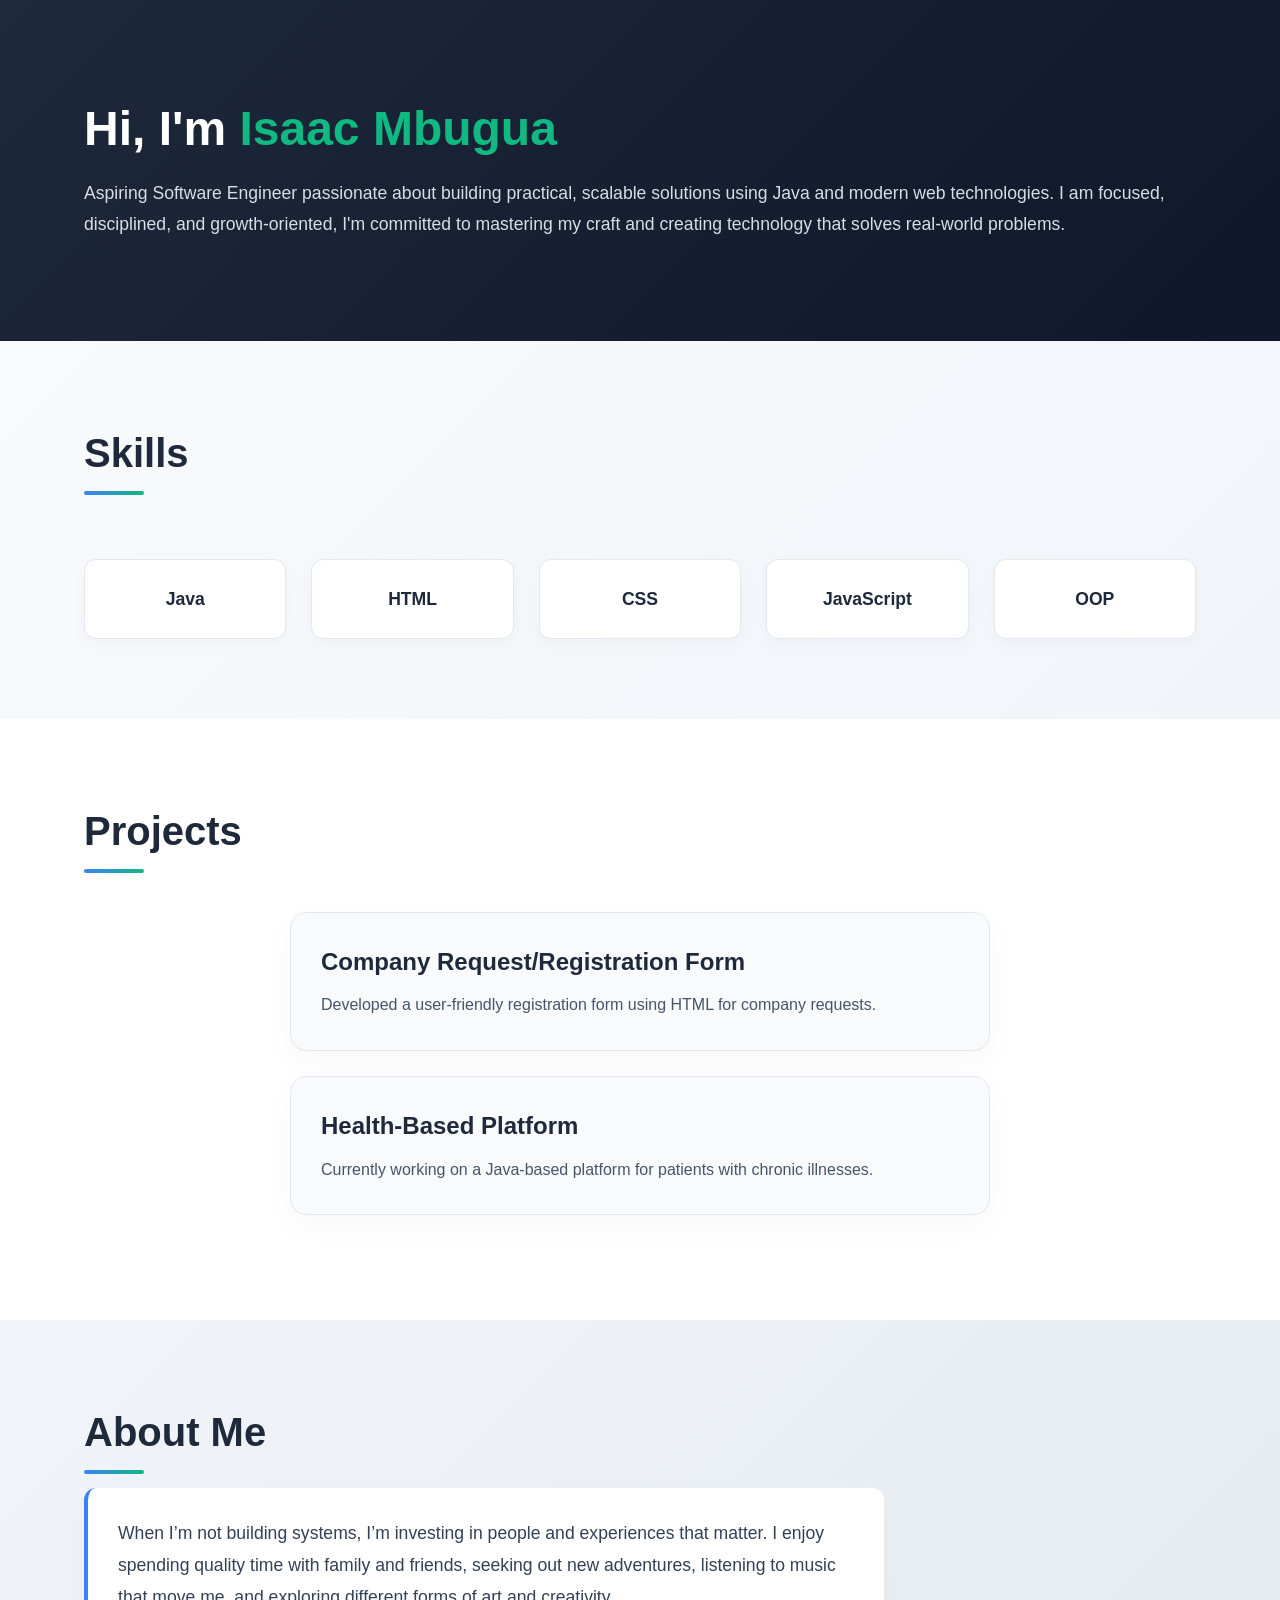
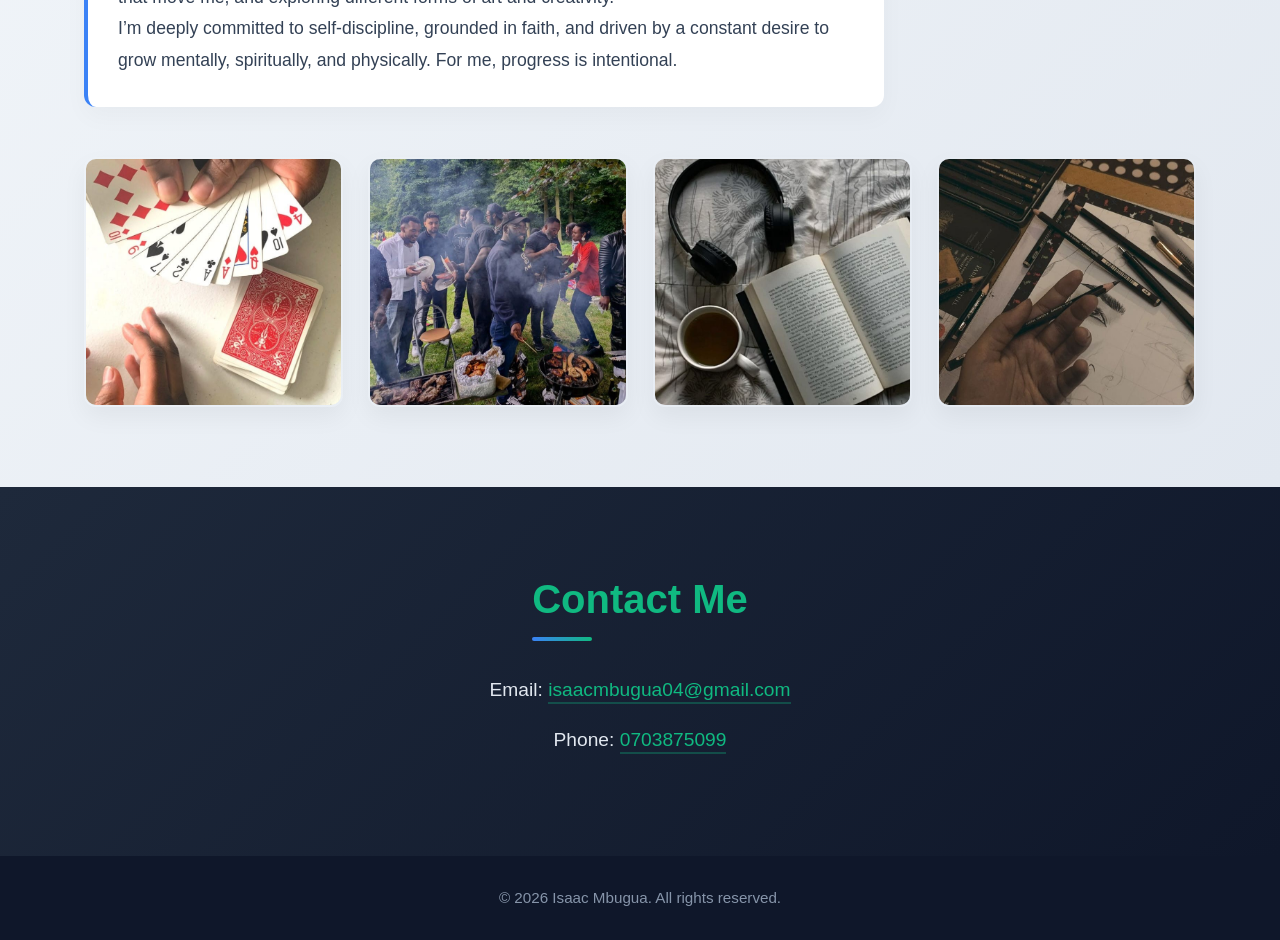
<file: index.html>
<!DOCTYPE html>
<html lang="en"> 

<head>
    <meta charset="UTF-8">
    <meta name="viewport" content="width=device-width, initial-scale=1.0">
    <title>Isaac Mbugua | Portfolio</title>
    <style>
    * {
    margin: 0;
    padding: 0;
    box-sizing: border-box;
    font-family: 'Inter', -apple-system, BlinkMacSystemFont, 'Segoe UI', sans-serif;
}

body {
    line-height: 1.6;
    color: #2c3e50; 
    background: #f0f4f8; 
    scroll-behavior: smooth;
}

.container {
    width: 90%;
    max-width: 1200px;
    margin: 0 auto;
    padding: 0 20px;
}

h2 {
    font-size: 2.5rem;
    font-weight: 600;
    margin-bottom: 1.5rem;
    position: relative;
    display: inline-block;
    color: #1e293b; 
}

h2::after {
    content: '';
    position: absolute;
    bottom: -10px;
    left: 0;
    width: 60px;
    height: 4px;
    background: linear-gradient(to right, #3b82f6, #10b981); 
    border-radius: 2px;
}

section {
    padding: 80px 0;
}

header {
    background: linear-gradient(135deg, #1e293b 0%, #0f172a 100%); 
    color: white;
    padding: 100px 0;
}

.header-container {
    display: flex;
    flex-wrap: wrap;
    justify-content: space-between;
    align-items: center;
    gap: 50px;
}

.intro {
    flex: 1;
    min-width: 300px;
}

.intro h1 {
    font-size: 3rem;
    font-weight: 700;
    line-height: 1.2;
    margin-bottom: 1rem;
}

.intro h1 span {
    color: #10b981; 
}

.intro p {
    font-size: 1.1rem;
    opacity: 0.95;
    line-height: 1.8;
    margin-top: 20px;
    color: #e2e8f0; 
}

.home-image {
    flex: 1;
    min-width: 280px;
    display: flex;
    justify-content: center;
    align-items: center;
}

.home-image img {
    width: 100%;
    max-width: 350px;
    height: 350px;
    border-radius: 50%;
    object-fit: cover;
    border: 4px solid #10b981; 
    box-shadow: 0 20px 40px rgba(0, 0, 0, 0.3);
    transition: all 0.3s ease;
}

.home-image img:hover {
    transform: scale(1.05);
        border-color: #3b82f6; 
    }

#skills {
    background: linear-gradient(135deg, #f8fafc 0%, #f1f5f9 100%); 
    text-align: left;
}

.skills-grid {
    display: grid;
    grid-template-columns: repeat(auto-fit, minmax(150px, 1fr));
    gap: 25px;
    margin-top: 50px;
}

.skill {
    background: white;
    padding: 25px 15px;
    border-radius: 12px;
    font-weight: 600;
    font-size: 1.1rem;
    color: #1e293b; 
    box-shadow: 0 5px 15px rgba(0, 0, 0, 0.03);
    transition: all 0.3s ease;
    border: 1px solid #e2e8f0;
    text-align: center;
}

.skill:hover {
    transform: translateY(-5px);
    box-shadow: 0 10px 25px rgba(59, 130, 246, 0.15);
    background: white;
    border-color: #10b981; 
    color: #10b981;
}

#projects {
    background: #ffffff;
}

.project-card {
    background: #f8fafc;
    border-radius: 16px;
    padding: 30px;
    margin: 25px auto;
    max-width: 700px;
    box-shadow: 0 10px 30px rgba(0, 0, 0, 0.03);
    transition: all 0.3s ease;
    border: 1px solid #e2e8f0;
}

.project-card:hover {
    transform: translateY(-5px);
    box-shadow: 0 20px 40px rgba(16, 185, 129, 0.15); 
    border-color: #3b82f6; 
}

.project-card h3 {
    font-size: 1.5rem;
    color: #1e293b;
    margin-bottom: 10px;
}

.project-card p {
    color: #475569; 
    line-height: 1.8;
}

#about {
    background: linear-gradient(135deg, #f1f5f9 0%, #e2e8f0 100%); 
    color: #1e293b;
}

#about h2 {
    color: #1e293b;
}

#about > .container > p {
    font-size: 1.1rem;
    color: #334155;
    max-width: 800px;
    line-height: 1.8;
    margin-bottom: 50px;
    background: white;
    padding: 30px;
    border-radius: 12px;
    border-left: 4px solid #3b82f6; 
    box-shadow: 0 10px 25px rgba(0, 0, 0, 0.03);
}

.about-images {
    display: grid;
    grid-template-columns: repeat(4, 1fr);
    gap: 25px;
    margin-top: 40px;
}

.about-images img {
    width: 100%;
    height: 250px;
    object-fit: cover;
    border-radius: 12px;
    box-shadow: 0 10px 25px rgba(0, 0, 0, 0.05);
    transition: all 0.3s ease;
    border: 2px solid transparent;
}

.about-images img:hover {
    transform: translateY(-8px);
    box-shadow: 0 20px 35px rgba(59, 130, 246, 0.2); 
    border-color: #10b981; 
}

/* Contact Section */
#contact {
    background: linear-gradient(135deg, #1e293b 0%, #0f172a 100%); 
    color: white;
    text-align: center;
}

#contact h2 {
    color: #10b981; 
}

#contact h2::after {
    background: linear-gradient(to right, #3b82f6, #10b981);
}

#contact p {
    font-size: 1.2rem;
    margin: 20px 0;
    color: #e2e8f0;
}

#contact a {
    color: #10b981; 
    text-decoration: none;
    border-bottom: 2px solid rgba(16, 185, 129, 0.3);
    padding-bottom: 2px;
    transition: all 0.3s ease;
}

#contact a:hover {
    border-bottom-color: #3b82f6; 
    color: #3b82f6;
}

/* Footer */
footer {
    background: #0f172a; 
    color: #94a3b8; 
    text-align: center;
    padding: 30px 0;
}

footer p {
    opacity: 0.9;
    font-size: 0.95rem;
}
</style> 

</head>

<body>
   
    <header>
        <div class="container header-container">
            <div class="intro">
                <h1>Hi, I'm <span>Isaac Mbugua</span></h1>
                <p>Aspiring Software Engineer passionate about building practical, scalable solutions using Java and
                    modern web technologies. I am focused, disciplined, and growth-oriented, I'm committed to mastering
                    my craft and creating technology that solves real-world problems.</p>
                </div>
        </div>
    </header>

    <!-- Skills Section -->
    <section id="skills">
        <div class="container">
            <h2>Skills</h2>
            <div class="skills-grid">
                <div class="skill">Java</div>
                <div class="skill">HTML</div>
                <div class="skill">CSS</div>
                <div class="skill">JavaScript</div>
                <div class="skill">OOP</div>
            </div>
        </div>
    </section>

    <!-- Projects Section -->
    <section id="projects">
        <div class="container">
            <h2>Projects</h2>
            <div class="project-card">
                <h3>Company Request/Registration Form</h3>
                <p>Developed a user-friendly registration form using HTML for company requests.</p>
            </div>
            <div class="project-card">
                <h3>Health-Based Platform</h3>
                <p>Currently working on a Java-based platform for patients with chronic illnesses.</p>
            </div>
        </div>
    </section>

    <!-- About Me Section -->
    <section id="about">
        <div class="container about-container">
            <h2>About Me</h2>
            <p>When I’m not building systems, I’m investing in people and experiences that matter. I enjoy spending
                quality time with family and friends, seeking out new adventures, listening to music that move me, and
                exploring different forms of art and creativity. <br>
                I’m deeply committed to self-discipline, grounded in faith, and driven by a constant desire to grow
                mentally, spiritually, and physically. For me, progress is intentional.</p>
            
            <div class="about-images">
                <img src="about 1.jpg" alt="Playing cards">
                <img src="about 2.jpg" alt="Outdoor">
                <img src="about 3.jpg" alt="Music">
                <img src="about 4.jpg" alt="Art">

    </div>

</section>
            </div>
    </section>

    <!-- Contact Section -->
    <section id="contact">
        <div class="container">
            <h2>Contact Me</h2>
            <p>Email: <a href="mailto:isaacmbugua04@gmail.com">isaacmbugua04@gmail.com</a></p>
            <p>Phone: <a href="tel:+254703875099">0703875099</a></p>
        </div>
    </section>

    <!-- Footer -->
    <footer>
        <p>&copy; 2026 Isaac Mbugua. All rights reserved.</p>
    </footer>
</body>

</html>
</file>
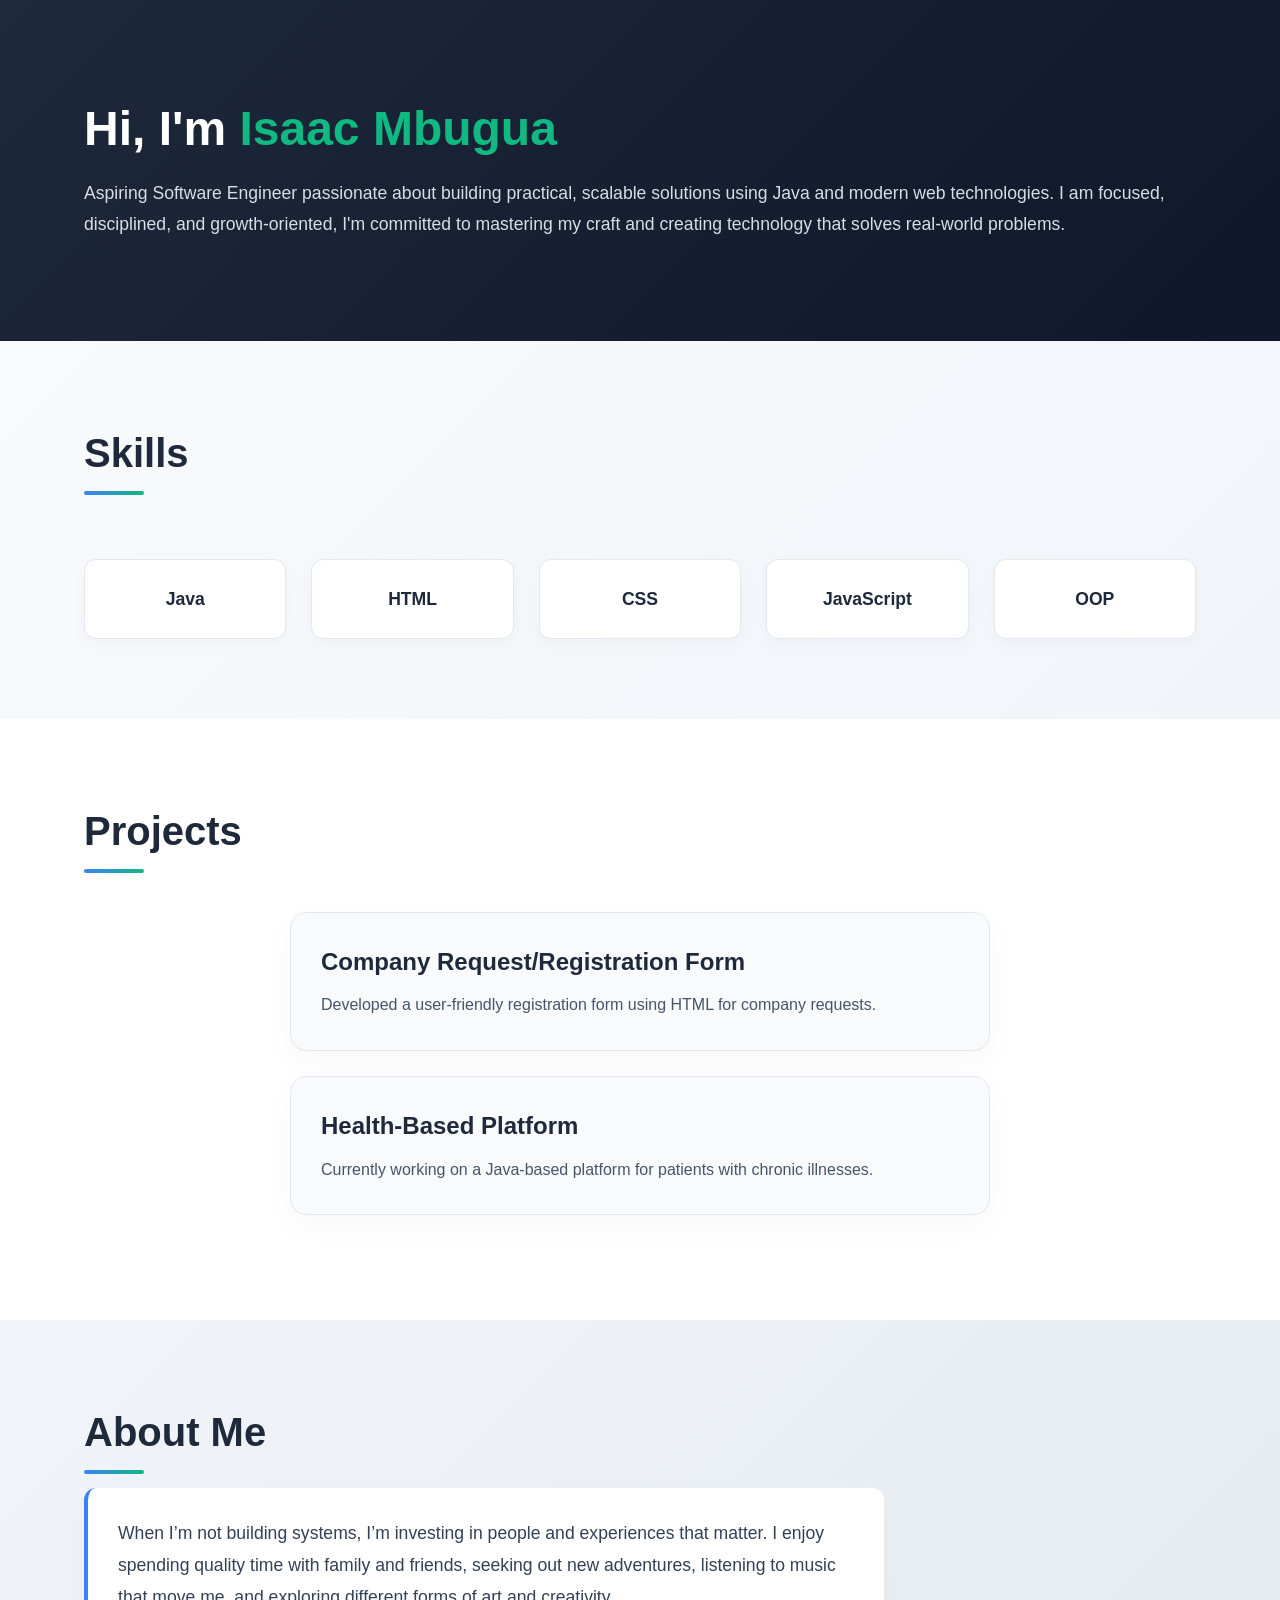
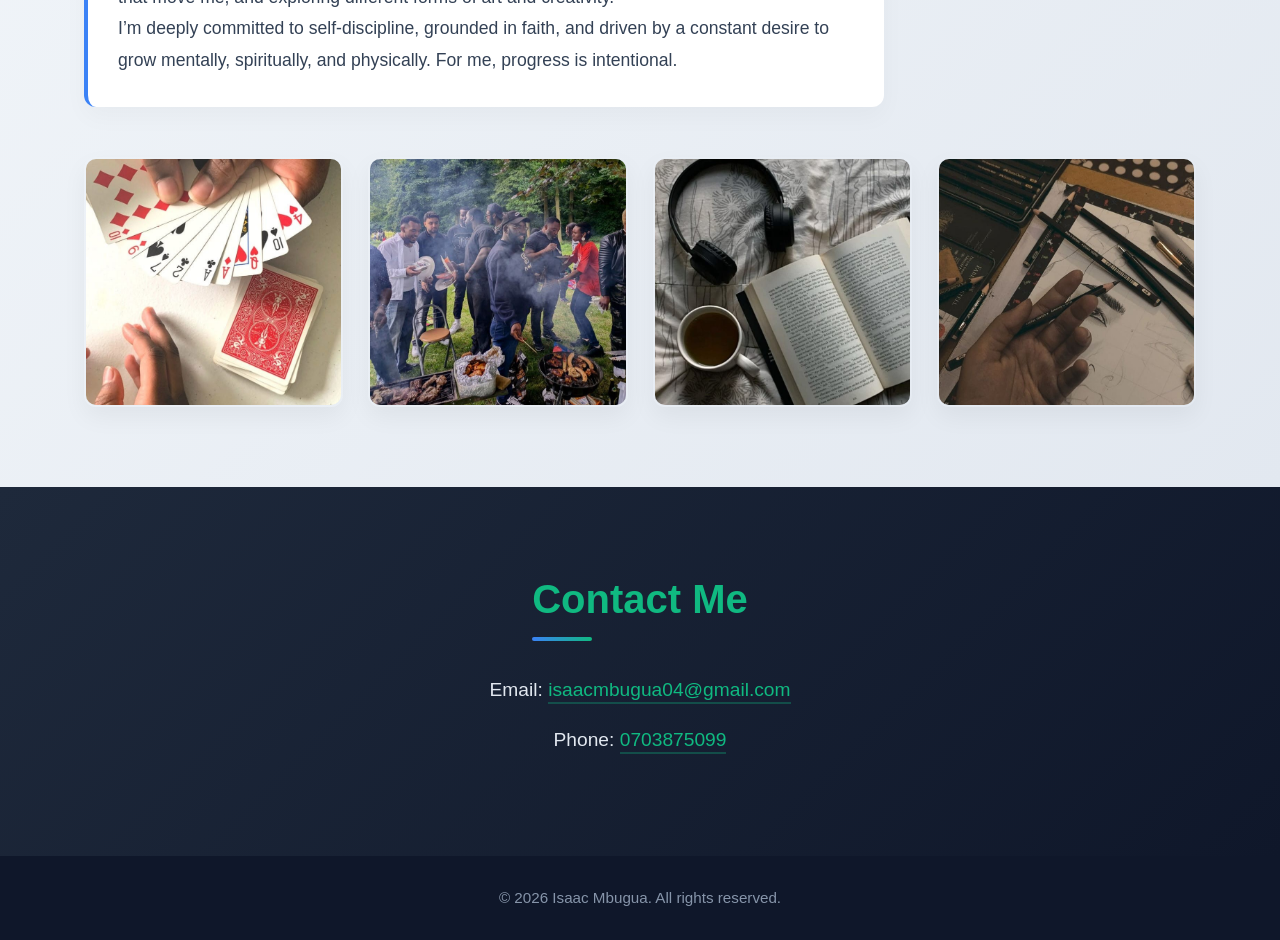
<file: index.html.html>
<!DOCTYPE html>
<html lang="en"> 

<head>
    <meta charset="UTF-8">
    <meta name="viewport" content="width=device-width, initial-scale=1.0">
    <title>Isaac Mbugua | Portfolio</title>
    <style>
    * {
    margin: 0;
    padding: 0;
    box-sizing: border-box;
    font-family: 'Inter', -apple-system, BlinkMacSystemFont, 'Segoe UI', sans-serif;
}

body {
    line-height: 1.6;
    color: #2c3e50; 
    background: #f0f4f8; 
    scroll-behavior: smooth;
}

.container {
    width: 90%;
    max-width: 1200px;
    margin: 0 auto;
    padding: 0 20px;
}

h2 {
    font-size: 2.5rem;
    font-weight: 600;
    margin-bottom: 1.5rem;
    position: relative;
    display: inline-block;
    color: #1e293b; 
}

h2::after {
    content: '';
    position: absolute;
    bottom: -10px;
    left: 0;
    width: 60px;
    height: 4px;
    background: linear-gradient(to right, #3b82f6, #10b981); 
    border-radius: 2px;
}

section {
    padding: 80px 0;
}

header {
    background: linear-gradient(135deg, #1e293b 0%, #0f172a 100%); 
    color: white;
    padding: 100px 0;
}

.header-container {
    display: flex;
    flex-wrap: wrap;
    justify-content: space-between;
    align-items: center;
    gap: 50px;
}

.intro {
    flex: 1;
    min-width: 300px;
}

.intro h1 {
    font-size: 3rem;
    font-weight: 700;
    line-height: 1.2;
    margin-bottom: 1rem;
}

.intro h1 span {
    color: #10b981; 
}

.intro p {
    font-size: 1.1rem;
    opacity: 0.95;
    line-height: 1.8;
    margin-top: 20px;
    color: #e2e8f0; 
}

.home-image {
    flex: 1;
    min-width: 280px;
    display: flex;
    justify-content: center;
    align-items: center;
}

.home-image img {
    width: 100%;
    max-width: 350px;
    height: 350px;
    border-radius: 50%;
    object-fit: cover;
    border: 4px solid #10b981; 
    box-shadow: 0 20px 40px rgba(0, 0, 0, 0.3);
    transition: all 0.3s ease;
}

.home-image img:hover {
    transform: scale(1.05);
        border-color: #3b82f6; 
    }

#skills {
    background: linear-gradient(135deg, #f8fafc 0%, #f1f5f9 100%); 
    text-align: left;
}

.skills-grid {
    display: grid;
    grid-template-columns: repeat(auto-fit, minmax(150px, 1fr));
    gap: 25px;
    margin-top: 50px;
}

.skill {
    background: white;
    padding: 25px 15px;
    border-radius: 12px;
    font-weight: 600;
    font-size: 1.1rem;
    color: #1e293b; 
    box-shadow: 0 5px 15px rgba(0, 0, 0, 0.03);
    transition: all 0.3s ease;
    border: 1px solid #e2e8f0;
    text-align: center;
}

.skill:hover {
    transform: translateY(-5px);
    box-shadow: 0 10px 25px rgba(59, 130, 246, 0.15);
    background: white;
    border-color: #10b981; 
    color: #10b981;
}

#projects {
    background: #ffffff;
}

.project-card {
    background: #f8fafc;
    border-radius: 16px;
    padding: 30px;
    margin: 25px auto;
    max-width: 700px;
    box-shadow: 0 10px 30px rgba(0, 0, 0, 0.03);
    transition: all 0.3s ease;
    border: 1px solid #e2e8f0;
}

.project-card:hover {
    transform: translateY(-5px);
    box-shadow: 0 20px 40px rgba(16, 185, 129, 0.15); 
    border-color: #3b82f6; 
}

.project-card h3 {
    font-size: 1.5rem;
    color: #1e293b;
    margin-bottom: 10px;
}

.project-card p {
    color: #475569; 
    line-height: 1.8;
}

#about {
    background: linear-gradient(135deg, #f1f5f9 0%, #e2e8f0 100%); 
    color: #1e293b;
}

#about h2 {
    color: #1e293b;
}

#about > .container > p {
    font-size: 1.1rem;
    color: #334155;
    max-width: 800px;
    line-height: 1.8;
    margin-bottom: 50px;
    background: white;
    padding: 30px;
    border-radius: 12px;
    border-left: 4px solid #3b82f6; 
    box-shadow: 0 10px 25px rgba(0, 0, 0, 0.03);
}

.about-images {
    display: grid;
    grid-template-columns: repeat(4, 1fr);
    gap: 25px;
    margin-top: 40px;
}

.about-images img {
    width: 100%;
    height: 250px;
    object-fit: cover;
    border-radius: 12px;
    box-shadow: 0 10px 25px rgba(0, 0, 0, 0.05);
    transition: all 0.3s ease;
    border: 2px solid transparent;
}

.about-images img:hover {
    transform: translateY(-8px);
    box-shadow: 0 20px 35px rgba(59, 130, 246, 0.2); 
    border-color: #10b981; 
}

/* Contact Section */
#contact {
    background: linear-gradient(135deg, #1e293b 0%, #0f172a 100%); 
    color: white;
    text-align: center;
}

#contact h2 {
    color: #10b981; 
}

#contact h2::after {
    background: linear-gradient(to right, #3b82f6, #10b981);
}

#contact p {
    font-size: 1.2rem;
    margin: 20px 0;
    color: #e2e8f0;
}

#contact a {
    color: #10b981; 
    text-decoration: none;
    border-bottom: 2px solid rgba(16, 185, 129, 0.3);
    padding-bottom: 2px;
    transition: all 0.3s ease;
}

#contact a:hover {
    border-bottom-color: #3b82f6; 
    color: #3b82f6;
}

/* Footer */
footer {
    background: #0f172a; 
    color: #94a3b8; 
    text-align: center;
    padding: 30px 0;
}

footer p {
    opacity: 0.9;
    font-size: 0.95rem;
}
</style> 

</head>

<body>
   
    <header>
        <div class="container header-container">
            <div class="intro">
                <h1>Hi, I'm <span>Isaac Mbugua</span></h1>
                <p>Aspiring Software Engineer passionate about building practical, scalable solutions using Java and
                    modern web technologies. I am focused, disciplined, and growth-oriented, I'm committed to mastering
                    my craft and creating technology that solves real-world problems.</p>
                </div>
        </div>
    </header>

    <!-- Skills Section -->
    <section id="skills">
        <div class="container">
            <h2>Skills</h2>
            <div class="skills-grid">
                <div class="skill">Java</div>
                <div class="skill">HTML</div>
                <div class="skill">CSS</div>
                <div class="skill">JavaScript</div>
                <div class="skill">OOP</div>
            </div>
        </div>
    </section>

    <!-- Projects Section -->
    <section id="projects">
        <div class="container">
            <h2>Projects</h2>
            <div class="project-card">
                <h3>Company Request/Registration Form</h3>
                <p>Developed a user-friendly registration form using HTML for company requests.</p>
            </div>
            <div class="project-card">
                <h3>Health-Based Platform</h3>
                <p>Currently working on a Java-based platform for patients with chronic illnesses.</p>
            </div>
        </div>
    </section>

    <!-- About Me Section -->
    <section id="about">
        <div class="container about-container">
            <h2>About Me</h2>
            <p>When I’m not building systems, I’m investing in people and experiences that matter. I enjoy spending
                quality time with family and friends, seeking out new adventures, listening to music that move me, and
                exploring different forms of art and creativity. <br>
                I’m deeply committed to self-discipline, grounded in faith, and driven by a constant desire to grow
                mentally, spiritually, and physically. For me, progress is intentional.</p>
            
            <div class="about-images">
                <img src="about 1.jpg" alt="Playing cards">
                <img src="about 2.jpg" alt="Outdoor">
                <img src="about 3.jpg" alt="Music">
                <img src="about 4.jpg" alt="Art">

    </div>

</section>
            </div>
    </section>

    <!-- Contact Section -->
    <section id="contact">
        <div class="container">
            <h2>Contact Me</h2>
            <p>Email: <a href="mailto:isaacmbugua04@gmail.com">isaacmbugua04@gmail.com</a></p>
            <p>Phone: <a href="tel:+254703875099">0703875099</a></p>
        </div>
    </section>

    <!-- Footer -->
    <footer>
        <p>&copy; 2026 Isaac Mbugua. All rights reserved.</p>
    </footer>
</body>

</html>
</file>
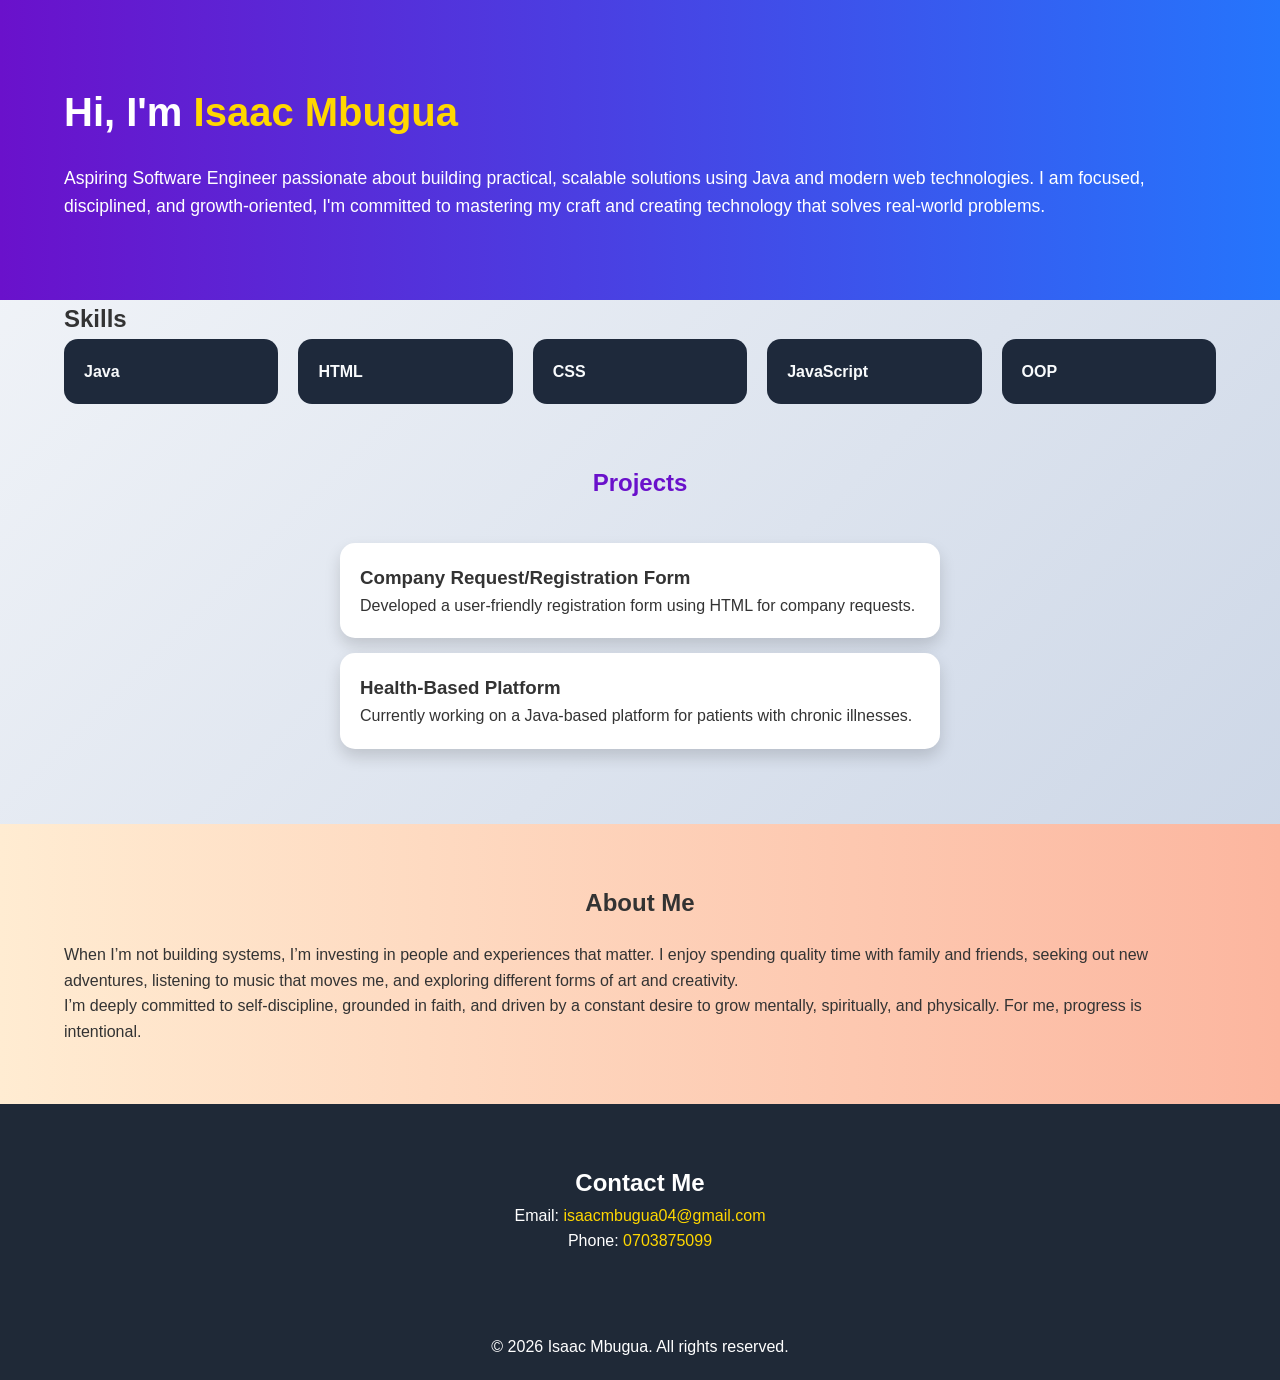
<file: My Portfolio.html>
<!DOCTYPE html>
<html lang="en">

<head>
    <meta charset="UTF-8">
    <meta name="viewport" content="width=device-width, initial-scale=1.0">
    <title>Isaac Mbugua | Portfolio</title>
    <link rel="stylesheet" href="style.css">
</head>

<body>
    <!-- Header / Hero Section -->
    <header>
        <div class="container header-container">
            <div class="intro">
                <h1>Hi, I'm <span>Isaac Mbugua</span></h1>
                <p>Aspiring Software Engineer passionate about building practical, scalable solutions using Java and
                    modern web technologies. I am focused, disciplined, and growth-oriented, I'm committed to mastering
                    my craft and creating technology that solves real-world problems.</p>
            </div>
        </div>
    </header>

    <!-- Skills Section -->
    <section id="skills">
        <div class="container">
            <h2>Skills</h2>
            <div class="skills-grid">
                <div class="skill">Java</div>
                <div class="skill">HTML</div>
                <div class="skill">CSS</div>
                <div class="skill">JavaScript</div>
                <div class="skill">OOP</div>
            </div>
        </div>
    </section>

    <!-- Projects Section -->
    <section id="projects">
        <div class="container">
            <h2>Projects</h2>
            <div class="project-card">
                <h3>Company Request/Registration Form</h3>
                <p>Developed a user-friendly registration form using HTML for company requests.</p>
            </div>
            <div class="project-card">
                <h3>Health-Based Platform</h3>
                <p>Currently working on a Java-based platform for patients with chronic illnesses.</p>
            </div>
        </div>
    </section>

    <!-- About Me Section -->
    <section id="about">
        <div class="container about-container">
            <h2>About Me</h2>
            <p>When I’m not building systems, I’m investing in people and experiences that matter. I enjoy spending
                quality time with family and friends, seeking out new adventures, listening to music that moves me, and
                exploring different forms of art and creativity. <br>
                I’m deeply committed to self-discipline, grounded in faith, and driven by a constant desire to grow
                mentally, spiritually, and physically. For me, progress is intentional.</p>
        </div>
    </section>

    <!-- Contact Section -->
    <section id="contact">
        <div class="container">
            <h2>Contact Me</h2>
            <p>Email: <a href="mailto:isaacmbugua04@gmail.com">isaacmbugua04@gmail.com</a></p>
            <p>Phone: <a href="tel:+254703875099">0703875099</a></p>
        </div>
    </section>

    <!-- Footer -->
    <footer>
        <p>&copy; 2026 Isaac Mbugua. All rights reserved.</p>
    </footer>
</body>

</html>
</file>
<file: style.css>
* {
    margin: 0;
    padding: 0;
    box-sizing: border-box;
    font-family: 'Roboto', sans-serif;
}

body {
    line-height: 1.6;
    color: #333;
    background: linear-gradient(135deg, #f5f7fa, #c3cfe2);
}

/* Container */
.container {
    width: 90%;
    max-width: 1200px;
    margin: auto;
} 

/* Header / Hero */
header { 
    background: linear-gradient(to right, #6a11cb, #2575fc);
    color: #fff;
    padding: 80px 0;
}

.header-container {
    display: flex;
    flex-wrap: wrap;
    justify-content: space-between;
    align-items: center;
}

.intro h1 {
    font-size: 2.5rem;
}

.intro h1 span {
    color: #ffd700;
}

.intro p {
    margin-top: 20px;
    font-size: 1.1rem;
}

.hero-images {
    display: flex;
    gap: 20px;
}

.hero-img {
    width: 200px;
    height: 200px;
    object-fit: cover;
    border-radius: 50%;
    border: 4px solid #fff;
}

/* Skills */
.skills-section {
  background-color: #0F172A;
  padding: 80px 10%;
  text-align: center;
}

.skills-section h2 {
  color: #F8FAFC;
  margin-bottom: 40px;
}

.skills-grid {
  display: grid;
  grid-template-columns: repeat(auto-fit, minmax(160px, 1fr));
  gap: 20px;
}

.skill {
  background-color: #1E293B;
  padding: 20px;
  border-radius: 14px;
  font-weight: bold;
  color: #F8FAFC;
  transition: transform 0.3s ease, background 0.3s ease;
}

.skill:hover {
  transform: translateY(-8px);
  background: linear-gradient(135deg, #9148DF, #5984D0);
}
/* Projects */
#projects {
    padding: 60px 0;
}

#projects h2 {
    text-align: center;
    margin-bottom: 40px;
    color: #6a11cb;
}

.project-card {
    background: #fff;
    border-radius: 15px;
    padding: 20px;
    margin: 15px auto;
    max-width: 600px;
    box-shadow: 0 8px 16px rgba(0,0,0,0.15);
    transition: transform 0.3s;
}

.project-card:hover {
    transform: translateY(-5px);
}

/* About */
#about {
    padding: 60px 0;
    background: linear-gradient(to right, #ffecd2, #fcb69f);
    color: #333;
}

#about h2 {
    text-align: center;
    margin-bottom: 20px;
}

/* Contact */
#contact {
    padding: 60px 0;
    text-align: center;
    background-color: #1f2937;
    color: #fff;
}

#contact a {
    color: #ffd700;
    text-decoration: none;
}

#contact a:hover {
    text-decoration: underline;
}

/* Footer */
footer {
    text-align: center;
    padding: 20px 0;
    background-color: #1f2937;
    color: #fff;
}

/* Responsive */
@media (max-width: 768px) {
    .header-container {
        flex-direction: column;
        text-align: center;
    }

    .hero-images {
        justify-content: center;
        margin-top: 30px;
</file>
